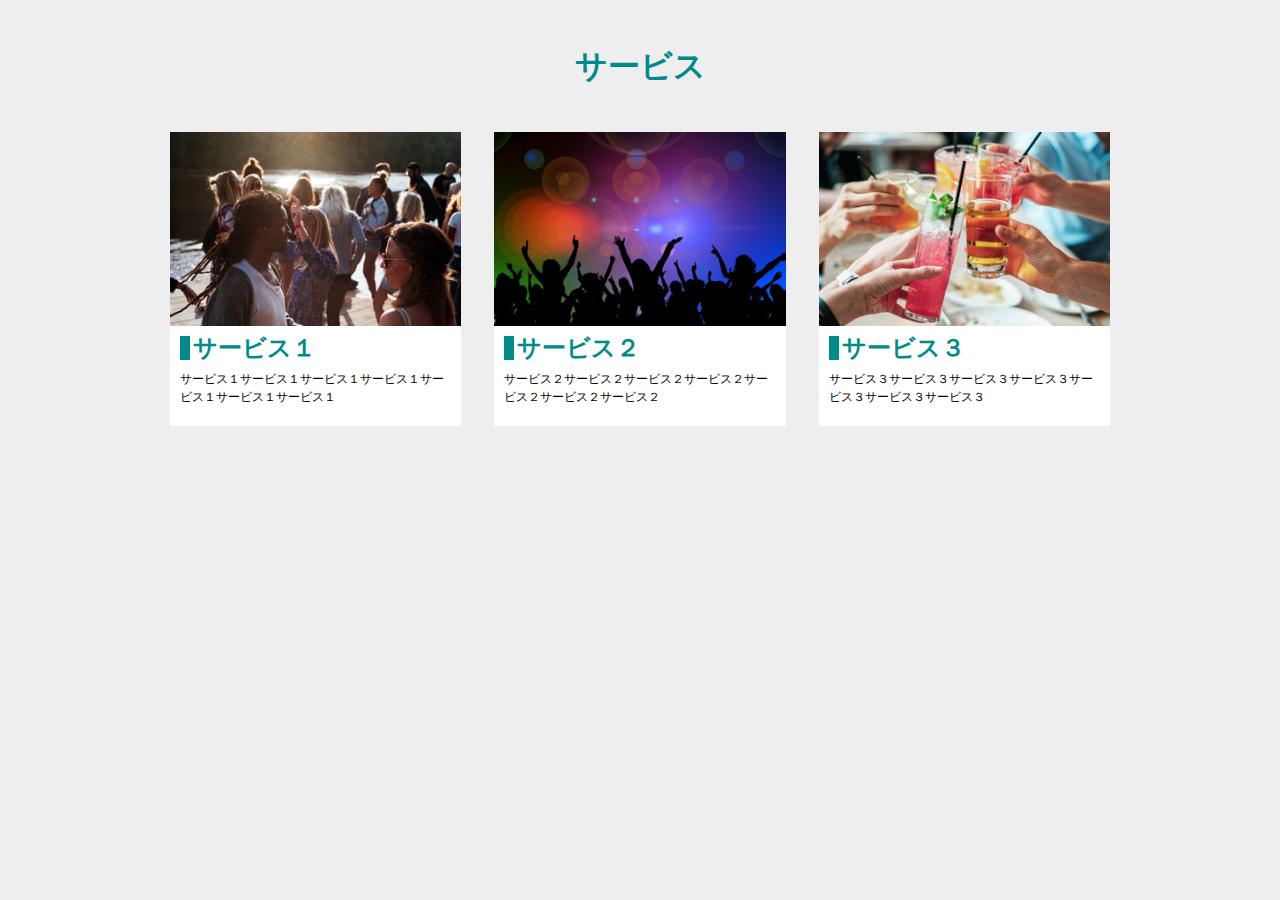
<file: 20221204/index.html>
<!DOCTYPE html>
<html lang="ja">

<head>
    <meta charset="UTF-8">
    <meta http-equiv="X-UA-Compatible" content="IE=edge">
    <meta name="viewport" content="width=device-width, initial-scale=1.0">
    <title>work2</title>
    <link rel="stylesheet" href="css/style.css">
</head>

<body>
    <div class="wrap">
        <h1>サービス</h1>
        <div>
            <div class="service">
                <img src="images/main_1.jpg" alt="海外の人たちが集まっている">
                <div class="group">
                    <h2>サービス１</h2>
                    <p>サービス１サービス１サービス１サービス１サービス１サービス１サービス１</p>
                </div>
            </div>
            <div class="service">
                <img src="images/main_2.jpg" alt="たくさんの人が踊っている">
                <div class="group">
                    <h2>サービス２</h2>
                    <p>サービス２サービス２サービス２サービス２サービス２サービス２サービス２</p>
                </div>
            </div>
            <div class="service">
                <img src="images/main_3.jpg" alt="集まった人たちが乾杯している">
                <div class="group">
                    <h2>サービス３</h2>
                    <p>サービス３サービス３サービス３サービス３サービス３サービス３サービス３</p>
                </div>
            </div>
        </div>
</body>

</html>
</file>
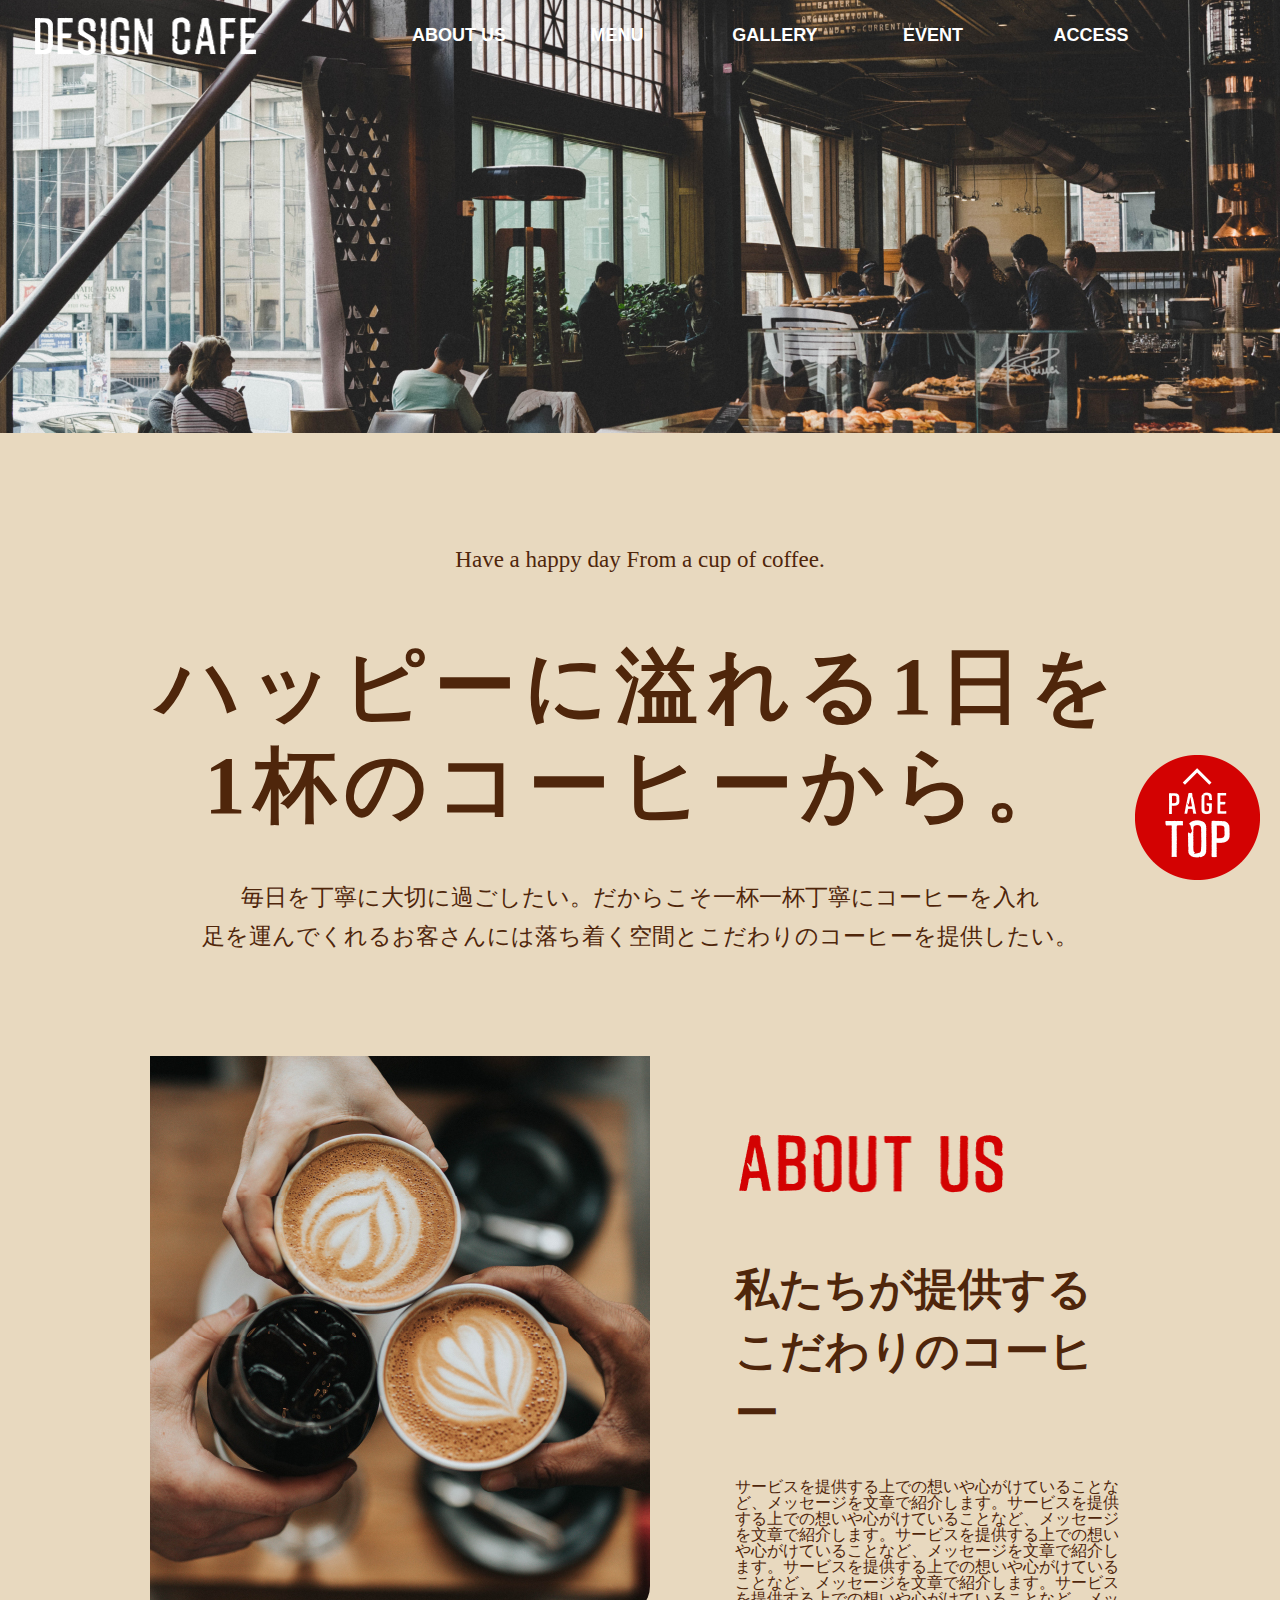
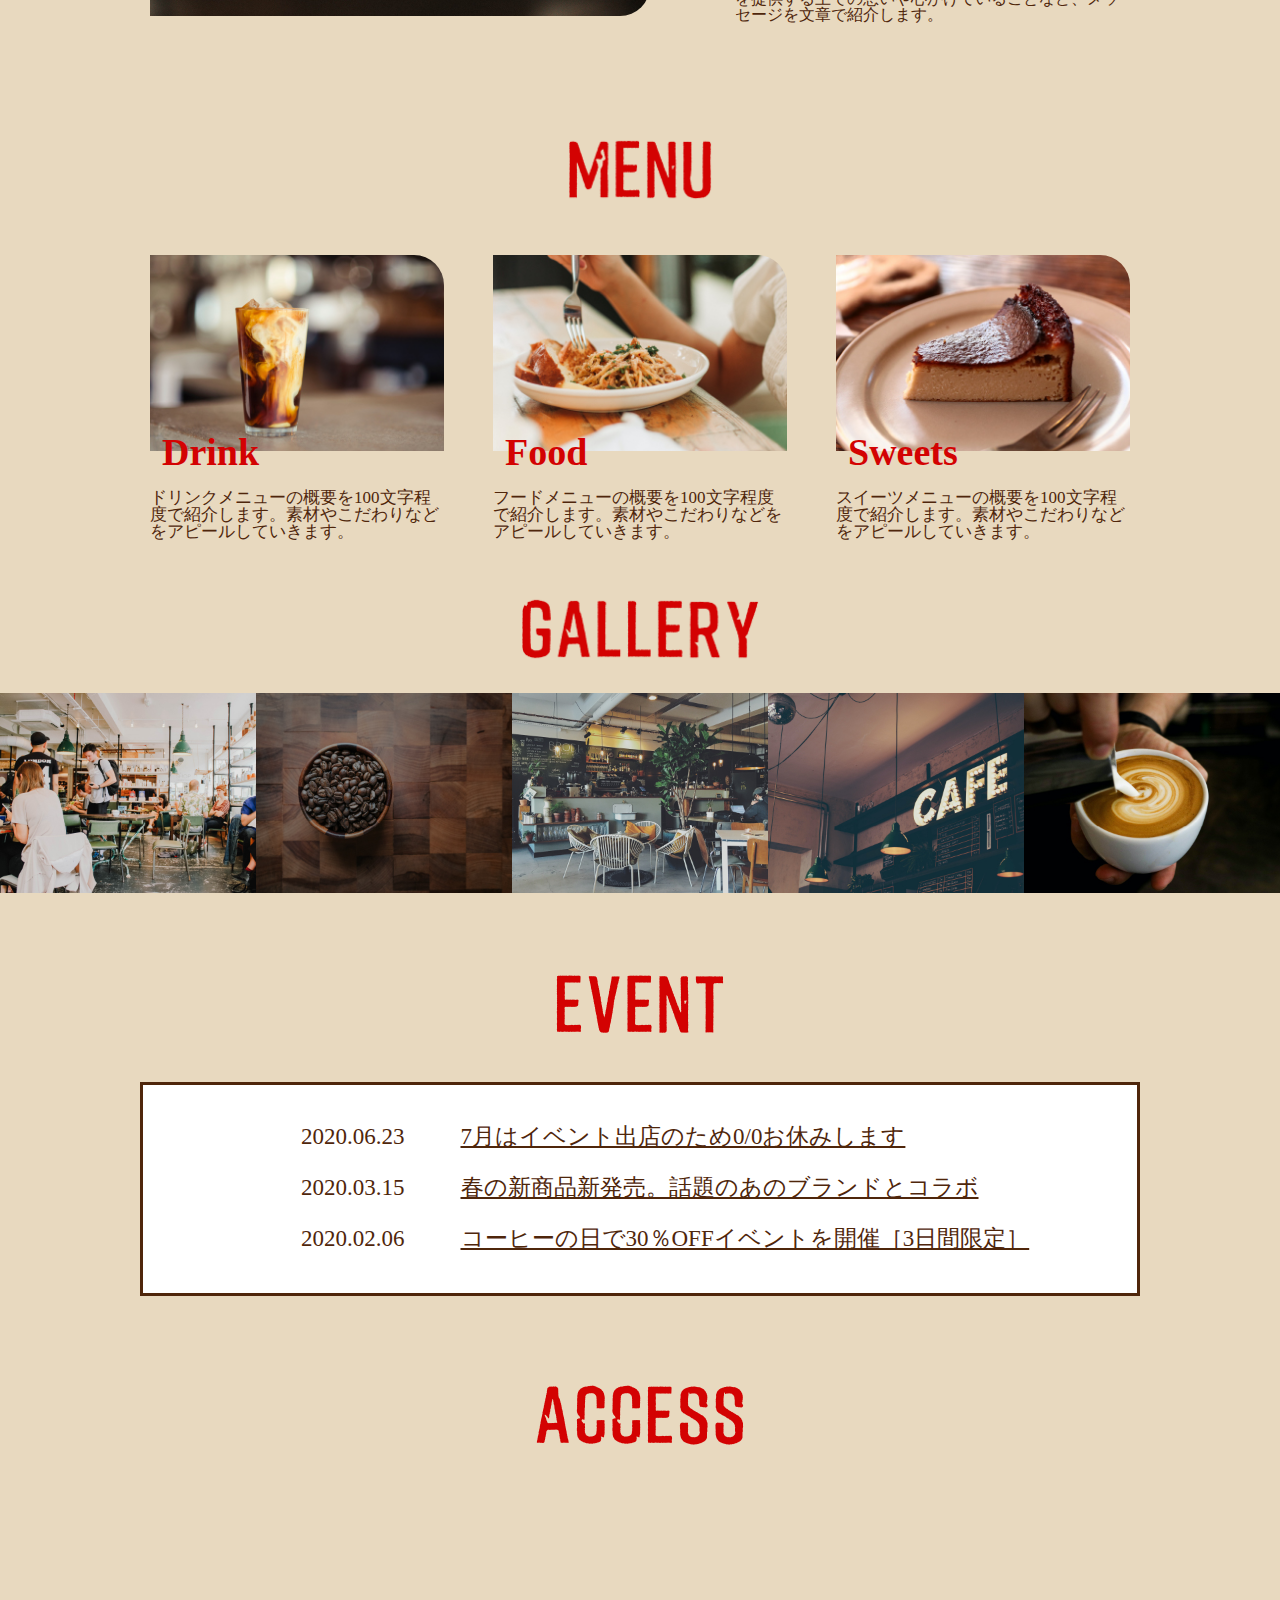
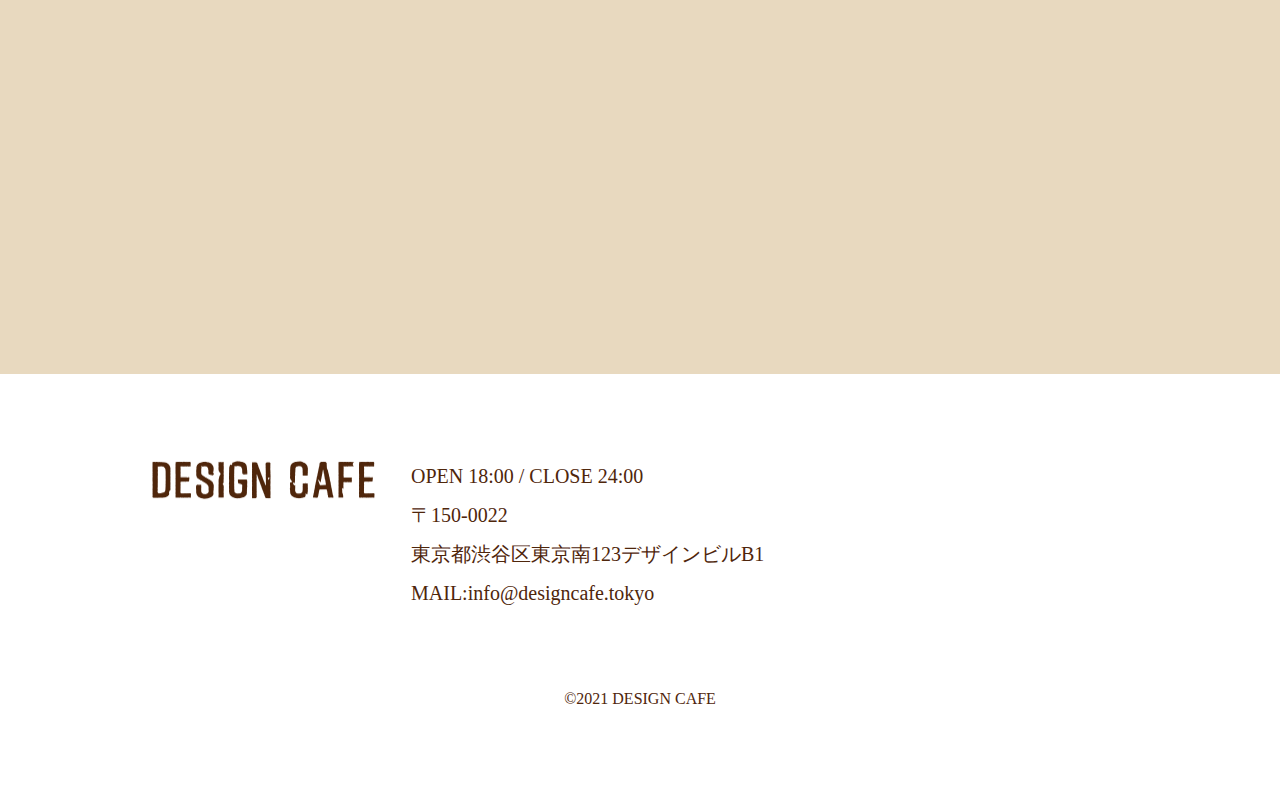
<file: work_cafe masunaga/index.html>
<!DOCTYPE html>
<html lang="ja">

<head>
    <meta charset="UTF-8">
    <meta http-equiv="X-UA-Compatible" content="IE=edge">
    <meta name="viewport" content="width=device-width, initial-scale=1.0">
    <title>カフェのサイト</title>
    <meta name="description" content="カフェのサイトです。">
    <link rel="stylesheet" href="css/style.css">
</head>

<body>
    <header id="header">
        <div class="header_wrap">
            <h1 class="logo"><img src="images/design_cafe_logo_header@2x.png" alt="江ノ島の静かなカフェ"></h1>
            <nav class="pc_nav">
                <ul>
                    <li><a href="#about">ABOUT US</a></li>
                    <li><a href="#menu">MENU</a></li>
                    <li><a href="#gallary">GALLERY</a></li>
                    <li><a href="#event">EVENT</a></li>
                    <li><a href="#access">ACCESS</a></li>
                </ul>
            </nav>
        </div>
        <div class="slider">
            <p><img src="images/pc_first-100.jpg" alt="カフェの様子"></p>
        </div>
    </header>
    <section class="title">
        <div class="main_text">
            <p>Have a happy day From a cup of coffee.</p>
            <h2>ハッピーに溢れる1日を<br>1杯のコーヒーから。</h2>
            <p>毎日を丁寧に大切に過ごしたい。だからこそ一杯一杯丁寧にコーヒーを入れ<br>足を運んでくれるお客さんには落ち着く空間とこだわりのコーヒーを提供したい。</p>
        </div>
    </section>

    <section id="about">
        <div class="about_wrap">
            <div class="about_img">
                <img src="images/pc_about-100.jpg" alt="こだわりのコーヒー写真">
            </div>
            <div class="about_text">
                <h2><img src="images/about_us@2x.png" alt="こだわりのコーヒー説明"></h2>
                <h3>私たちが提供する<br>こだわりのコーヒー</h3>
                <p>サービスを提供する上での想いや心がけていることなど、メッセージを文章で紹介します。サービスを提供する上での想いや心がけていることなど、メッセージを文章で紹介します。サービスを提供する上での想いや心がけていることなど、メッセージを文章で紹介します。サービスを提供する上での想いや心がけていることなど、メッセージを文章で紹介します。サービスを提供する上での想いや心がけていることなど、メッセージを文章で紹介します。
                </p>
            </div>
        </div>
    </section>

    <section id="menu">
        <div class="menu_wrap">
            <h2><img src="images/menu@2x.png" alt=""></h2>
            <div>
                <div class="menu_detail">
                    <img src="images/pc_menu_drink-100.jpg" alt="ドリンクメニュー">
                    <div class="menu_content">
                        <h3>Drink</h3>
                        <p>ドリンクメニューの概要を100文字程度で紹介します。素材やこだわりなどをアピールしていきます。</p>
                    </div>
                </div>
                <div class="menu_detail">
                    <img src="images/pc_menu_food-100.jpg" alt="食べ物メニュー">
                    <div class="menu_content">
                        <h3>Food</h3>
                        <p>フードメニューの概要を100文字程度で紹介します。素材やこだわりなどをアピールしていきます。</p>
                    </div>
                </div>
                <div class="menu_detail">
                    <img src="images/pc_menu_sweets-100.jpg" alt="スイーツメニュー">
                    <div class="menu_content">
                        <h3>Sweets</h3>
                        <p>スイーツメニューの概要を100文字程度で紹介します。素材やこだわりなどをアピールしていきます。</p>
                    </div>
                </div>
            </div>
        </div>
    </section>

    <section id="gallary">
        <div class="gallary_wrap">
            <h2><img src="images/gallery@2x.png" alt=""></h2>
            <ul>
                <li><img src="images/pc_gallary_05-100.jpg" alt="賑わうカフェ"></li>
                <li><img src="images/pc_gallary_04-100.jpg" alt="コーヒー豆"></li>
                <li><img src="images/pc_gallary_03-100.jpg" alt="カフェ店内風景"></li>
                <li><img src="images/pc_gallary_02-100.jpg" alt="カフェ看板"></li>
                <li><img src="images/pc_gallary_01-100.jpg" alt="カフェラテ作り"></li>
            </ul>
        </div>
    </section>

    <section id="event">
        <div class="event_wrap">
            <h2><img src="images/event@2x.png" alt=""></h2>
            <div class="event_text">
                <ul>
                    <li><span class="date">2020.06.23</span><span class="text">7月はイベント出店のため0/0お休みします</span></li>
                    <li><span class="date">2020.03.15</span><span class="text">春の新商品新発売。話題のあのブランドとコラボ</span></li>
                    <li><span class="date">2020.02.06</span><span class="text">コーヒーの日で30％OFFイベントを開催［3日間限定］</span></li>
                </ul>
            </div>
        </div>
    </section>

    <section id="access">
        <div class="access">
            <h2><img src="images/access@2x.png" alt="アクセス"></h2>
            <div><iframe
                    src="https://www.google.com/maps/embed?pb=!1m18!1m12!1m3!1d51862.54615817737!2d139.65751057767463!3d35.666926637454836!2m3!1f0!2f0!3f0!3m2!1i1024!2i768!4f13.1!3m3!1m2!1s0x60188cb2eb3108d1%3A0xf11cd9b2395b6677!2z5p2x5Lqs6YO95riL6LC35Yy6!5e0!3m2!1sja!2sjp!4v1671276338849!5m2!1sja!2sjp"
                    style="border:0;" allowfullscreen="" loading="lazy" referrerpolicy="no-referrer-when-downgrade">"
                    frameborder="0"</iframe>
            </div>
        </div>
    </section>

    <footer>
        <div class="footer_wrap">
            <div>
                <p><img src="images/design_cafe_logo_footer@2x.png" alt="デザインカフェ"></p>
                <address>
                    OPEN 18:00 / CLOSE 24:00<br>〒150-0022<br>東京都渋谷区東京南123デザインビルB1<br>MAIL&colon;info@designcafe.tokyo
                </address>
            </div>
            <p class="copy">&copy;2021 DESIGN CAFE</p>
        </div>
        <p class="toTop">
            <a href="#header"><img src="images/to_top@2x.png" alt="トップへ戻る"></a>
        </p>
    </footer>
</body>

</html>
</file>
<file: 20221204/css/style.css>
@charset "utf-8";
/* cssリセット */

/*利用するタグによってこちらの内容は増やす*/
html,
body,
h1,
h2,
h3,
p,
dl,
dt,
dd,
ul,
li {
    margin: 0;
    padding: 0;
    line-height: 1;
    /*デフォルトの文字色、font-familyを予め当てておく*/
    color: #000;
    font-family: "游ゴシック体", YuGothic, "游ゴシック", "Yu Gothic", "メイリオ",
        "Hiragino Kaku Gothic ProN", "Hiragino Sans", sans-serif;
}

a {
    /*下線を消す*/
    text-decoration: none;
    /*色を消す*/
    color: inherit;
}

ul {
    /*左の「・」を消す*/
    list-style: none;
}

img {
    max-width: 100%;
    vertical-align: bottom;
    border: none;
}


/* 課題３ */
body{
    background-color: #eee;
}

h1{
    display: flex;
    justify-content: center;
    margin: 0 auto;
    padding: 50px;
    color: darkcyan;
    font-size: 32px;
}

.wrap {
    max-width:960px;
    margin: 0 auto;
    padding: 0px 10px;
    box-sizing: border-box;
}

.wrap>div{
    display: flex;
    justify-content: space-between;
}


.service{
    width: 31%;
    background-color: #fff;
}

.group{
    padding: 10px;
}

h2{
    color:darkcyan;
    font-size: 24px;
    border-left: 10px solid darkcyan;
    padding-left: 3px;
    margin-bottom: 10px;
}

.group p{
    line-height:1.5;
    font-size: 12px;
    margin-bottom: 10px;
}

 
/* 課題３－２ */
@media screen and (max-width: 400px) {

    .wrap>div{
        display: block;
    }

    .service{
        width: 100%;
        margin-bottom: 20px;
    }

}
</file>
<file: work_cafe masunaga/css/style.css>
@charset "utf-8";

/* リセット */
html,
body,
header,
footer,
main,
section,
h1,
h2,
h3,
ul,
li,
p,
dl,
dt,
dd {
    margin: 0;
    padding: 0;
    line-height: 1;
    color: #4f260b;
    font-family: "A1 Mincho", "游明朝", YuMincho, "Hiragino Mincho ProN W3",
        "ヒラギノ明朝 ProN W3", "Hiragino Mincho ProN", "HG明朝E", "ＭＳ Ｐ明朝",
        "ＭＳ 明朝", serif;
    font-feature-settings: "palt";
}

a {
    /*下線を消す*/
    text-decoration: none;
    /*色を消す*/
    color: inherit;
    transition: 0.3s;
}

a:hover {
    opacity: 0.5;
}

ul {
    /*左の「・」を消す*/
    list-style: none;
}

img {
    max-width: 100%;
    vertical-align: bottom;
    border: none;
}


/* ヘッダー */
.header_wrap{
    display: flex;
    justify-content: space-between;
    align-items: center;
    padding: 10px 6.53% 0 2.51%;
    position: absolute;
    top: 0;
    left: 0;
    width: 100%;
    box-sizing: border-box;
}

.logo{
    width: 227px;
}

.pc_nav ul {
    display: flex;
}

.pc_nav ul li {
    color: #fff;
    font-size: 18px;
    font-weight: bold;
    width: 105px;
    margin-right: 53px;
    font-family: "游ゴシック体", YuGothic, "游ゴシック Medium",
        "Yu Gothic Medium", "游ゴシック", "Yu Gothic", sans-serif;
        text-align: center;
}

.pc_nav ul li :last-child{
    margin-right: 0;
}

.slider img{
    width: 100%;
}

/* メイン */
body {
    background-color: #e8d9bf;
}

.main_text {
    margin: 107px 10px 100px;
    padding: 0 10px 0;
}

.main_text>p {
    font-size: 30px;
    text-align: center;
    line-height: 3.9;
    margin-bottom: 59px;
}

.main_text h2 {
    font-size: 82px;
    text-align: center;
    line-height: 1.2;
    letter-spacing: 0.1em;
    margin-bottom: 43px;
}

.main_text p {
    font-size: 23px;
    text-align: center;
    line-height: 1.7;
}

/* こだわりの説明 */
.about_wrap {
    display: flex;
    justify-content: space-between;
    max-width: 1000px;
    margin: 0 auto;
    box-sizing: border-box;
    margin-bottom: 106px;
    padding: 0 10px 0;
}

.about_img img {
    width: 500px;
    height: 560px;
    border-radius: 0 0 30px 0;
    max-width: none;
    margin-right: 85px;
}

.about_text h2 {
    width: 272px;
    height: 77px;
    margin: 67px 0 59px 0;
}

.about_text h3 {
    font-size: 44px;
    line-height: 1.4;
    margin-bottom: 35px;
}

/* メニュー */
.menu_wrap {
    max-width: 1000px;
    margin: 0 auto;
    margin-bottom: 49px;
    box-sizing: border-box;
}

.menu_wrap h2 {
    width: 151px;
    margin: 0 auto;
    margin-bottom: 48px;
}

.menu_wrap>div {
    display: flex;
    justify-content: space-between;
    padding: 0 10px 0;
}

.menu_detail {
    width: 30%;
}

.menu_detail>img {
    border-radius: 0 30px 0 0;
}

.menu_content h3 {
    font-size: 38px;
    line-height: 0.57;
    color: #d30202;
    padding-left: 12px;
    margin-top: -9px;
    margin-bottom: 25px;
}

.menu_content p {
    font-size: 17px;
}

/* ギャラリー */
.gallary_wrap {
    margin-bottom: 70px;
}

.gallary_wrap h2 {
    width: 245px;
    margin: 0 auto;
    margin-bottom: 26px;
}

.gallary_wrap ul {
    display: flex;
    margin: 0;
    padding: 0;
}

/* イベント */
.event_wrap {
    max-width: 1000px;
    margin: 0 auto;
    padding: 0 10px 0;
}

.event_wrap h2 {
    width: 174px;
    margin: 0 auto;
    margin-bottom: 40px;
}

.event_text {
    border: 3.7px solid #4f260b;
    background-color: #fff;
    background-size: 1000px 200px;
    margin-bottom: 78px;
}

.event_text ul {
    font-size: 23px;
    margin: 0 auto;
    margin: 40px 0 43px 158px;
}

.event_text li {
    margin-bottom: 28px;
}

.event_text li :last-child {
    padding-bottom: none;
}

.date {
    margin-right: 56px;
}

.text {
    text-decoration: underline;
}

/* アクセス */
.access h2 {
    width: 214px;
    text-align: center;
    margin: 0 auto;
    margin-bottom: 47px;
}

.access iframe {
    width: 100%;
    height: 471px;
}

/* フッターの箇所 */
footer {
    background-color: #fff;
    padding: 80px 0;
}

.footer_wrap {
    max-width: 1000px;
    margin: 0 auto;
    padding: 0 10px;
    box-sizing: border-box;
}

.footer_wrap>div {
    display: flex;
}

.footer_wrap>div p {
    width: 227px;
    margin-right: 34px;
}

.footer_wrap address {
    font-size: 20px;
    text-align: left;
    line-height: 1.95;
    padding-top: 3px;
    font-style: normal;
}

.copy {
    font-size: 16px;
    margin-top: 78px;
    text-align: center;
}

.toTop {
    width: 125px;
    position: fixed;
    bottom: 20px;
    right: 20px;
}
</file>
